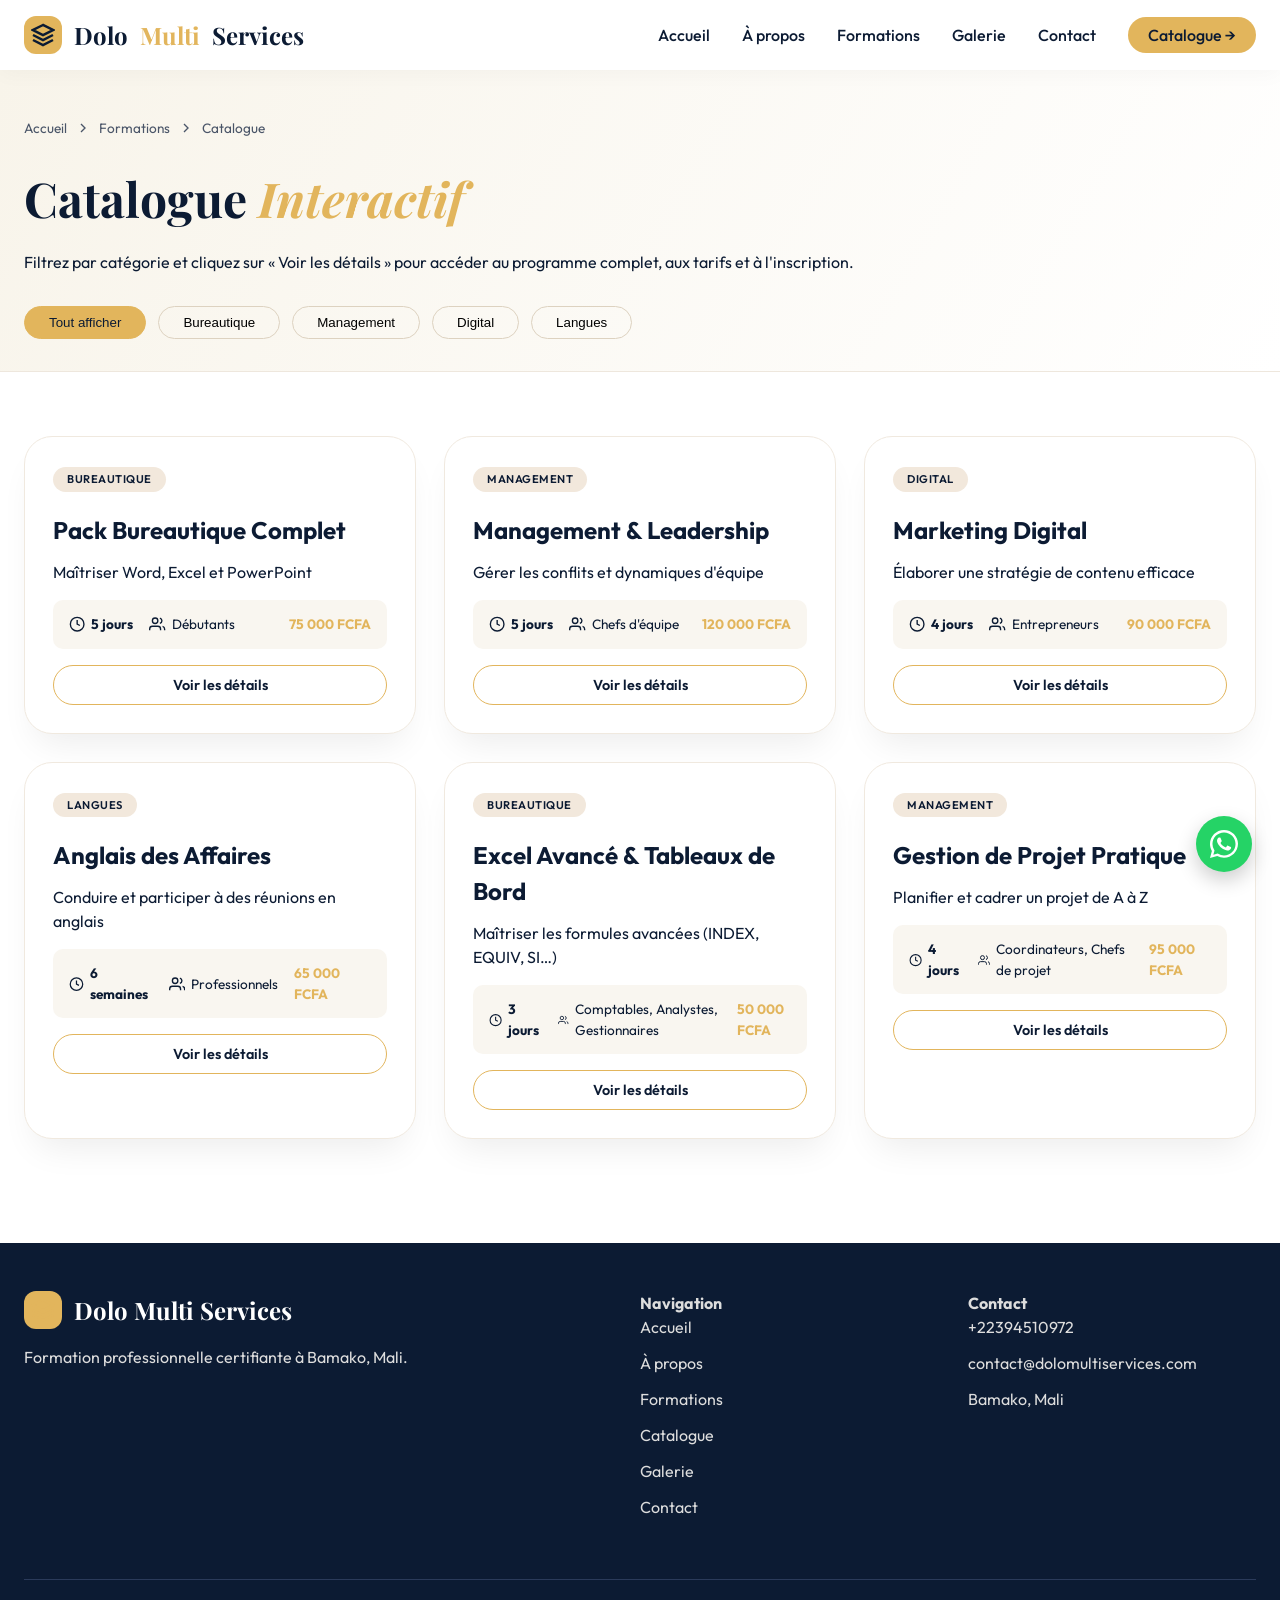
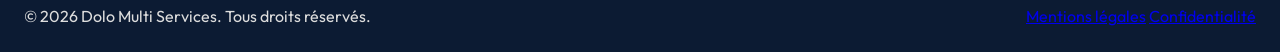
<file: catalogue.html>
<!DOCTYPE html>
<html lang="fr">
<head>
  <meta charset="UTF-8">
  <meta name="viewport" content="width=device-width, initial-scale=1.0">
  <title>Catalogue Formations | Dolo Multi Services</title>
  <link rel="preconnect" href="https://fonts.googleapis.com">
  <link rel="preconnect" href="https://fonts.gstatic.com" crossorigin>
  <link href="https://fonts.googleapis.com/css2?family=Playfair+Display:ital,wght@0,600;0,700;1,600&family=Outfit:wght@400;500;600;700&display=swap" rel="stylesheet">
  <style>
    /* ---------- STYLE CSS ---------- */
    :root {
      --dark: #0C1B33;
      --gold: #E2B55C;
      --cream: #F9F6F0;
      --text-light: #4A5568;
      --white: #FFFFFF;
      --shadow: 0 20px 35px -12px rgba(0,0,0,0.08);
      --transition: all 0.25s ease;
    }
    * {
      margin: 0;
      padding: 0;
      box-sizing: border-box;
    }
    body {
      font-family: 'Outfit', sans-serif;
      background-color: var(--white);
      color: var(--dark);
      line-height: 1.5;
    }
    .container {
      max-width: 1280px;
      margin: 0 auto;
      padding: 0 24px;
    }
    /* Header */
    .header {
      background: var(--white);
      box-shadow: 0 4px 20px rgba(0,0,0,0.03);
      position: sticky;
      top: 0;
      z-index: 100;
      backdrop-filter: blur(8px);
      background: rgba(255,255,255,0.96);
    }
    .header-flex {
      display: flex;
      justify-content: space-between;
      align-items: center;
      padding: 16px 24px;
    }
    .logo {
      display: flex;
      align-items: center;
      gap: 12px;
      font-family: 'Playfair Display', serif;
      font-weight: 700;
      font-size: 1.5rem;
      text-decoration: none;
      color: var(--dark);
    }
    .logo-icon {
      background: var(--gold);
      color: var(--dark);
      width: 38px;
      height: 38px;
      border-radius: 12px;
      display: inline-flex;
      align-items: center;
      justify-content: center;
    }
    .logo-icon svg {
      width: 24px;
      height: 24px;
    }
    .logo span:last-child {
      color: var(--gold);
    }
    .nav-list {
      display: flex;
      gap: 32px;
      list-style: none;
      align-items: center;
    }
    .nav-list a {
      text-decoration: none;
      font-weight: 500;
      color: var(--dark);
      transition: var(--transition);
    }
    .nav-list a:hover, .nav-cta {
      color: var(--gold);
    }
    .nav-cta {
      background: var(--gold);
      color: var(--dark) !important;
      padding: 8px 20px;
      border-radius: 40px;
      font-weight: 600;
    }
    .nav-toggle {
      display: none;
      background: none;
      border: none;
      cursor: pointer;
    }
    @media (max-width: 768px) {
      .nav-list {
        position: fixed;
        top: 70px;
        left: -100%;
        flex-direction: column;
        background: white;
        width: 100%;
        padding: 32px;
        transition: 0.3s;
        box-shadow: 0 20px 30px rgba(0,0,0,0.1);
      }
      .nav-list.active {
        left: 0;
      }
      .nav-toggle {
        display: block;
      }
    }
    /* Hero */
    .page-hero {
      background: linear-gradient(120deg, #F8F4EA 0%, #FFFFFF 100%);
      padding: 48px 0 32px;
      border-bottom: 1px solid #EEE7DD;
    }
    .page-breadcrumb {
      display: flex;
      align-items: center;
      gap: 8px;
      font-size: 0.85rem;
      margin-bottom: 24px;
      color: var(--text-light);
    }
    .page-breadcrumb a {
      text-decoration: none;
      color: var(--text-light);
    }
    .page-breadcrumb svg {
      width: 16px;
      height: 16px;
    }
    h1 {
      font-family: 'Playfair Display', serif;
      font-size: 3rem;
      font-weight: 700;
      margin-bottom: 16px;
    }
    .filters {
      display: flex;
      flex-wrap: wrap;
      gap: 12px;
      margin-top: 32px;
    }
    .filter-btn {
      background: transparent;
      border: 1px solid #DDD2C0;
      padding: 8px 24px;
      border-radius: 40px;
      font-weight: 500;
      cursor: pointer;
      transition: var(--transition);
    }
    .filter-btn.active, .filter-btn:hover {
      background: var(--gold);
      border-color: var(--gold);
      color: var(--dark);
    }
    .section {
      padding: 64px 0;
    }
    .grid-3 {
      display: grid;
      grid-template-columns: repeat(auto-fill, minmax(330px, 1fr));
      gap: 28px;
    }
    .card {
      background: var(--white);
      border-radius: 28px;
      padding: 28px;
      box-shadow: var(--shadow);
      transition: transform 0.2s, box-shadow 0.2s;
      border: 1px solid #F0E9DF;
    }
    .card:hover {
      transform: translateY(-6px);
      box-shadow: 0 25px 40px -12px rgba(0,0,0,0.12);
    }
    .card-tag {
      display: inline-block;
      background: #F2E8DC;
      padding: 4px 14px;
      border-radius: 30px;
      font-size: 0.7rem;
      font-weight: 600;
      text-transform: uppercase;
      letter-spacing: 0.5px;
      margin-bottom: 20px;
    }
    .card h3 {
      font-size: 1.5rem;
      margin-bottom: 12px;
    }
    .btn {
      display: inline-flex;
      align-items: center;
      justify-content: center;
      gap: 8px;
      padding: 12px 24px;
      border-radius: 40px;
      font-weight: 600;
      text-decoration: none;
      transition: var(--transition);
      border: none;
      cursor: pointer;
      font-family: inherit;
    }
    .btn-outline {
      background: transparent;
      border: 1.5px solid var(--gold);
      color: var(--dark);
    }
    .btn-sm {
      padding: 10px 18px;
      font-size: 0.9rem;
    }
    .btn-whatsapp {
      background: #25D366;
      color: white;
      gap: 12px;
    }
    .modal {
      display: none;
      position: fixed;
      top: 0;
      left: 0;
      width: 100%;
      height: 100%;
      background: rgba(0,0,0,0.7);
      align-items: center;
      justify-content: center;
      z-index: 1000;
    }
    .modal-content {
      background: white;
      max-width: 550px;
      width: 90%;
      border-radius: 32px;
      padding: 32px;
      position: relative;
      max-height: 85vh;
      overflow-y: auto;
    }
    .close-modal {
      position: absolute;
      right: 20px;
      top: 20px;
      font-size: 28px;
      background: none;
      border: none;
      cursor: pointer;
    }
    .modal-actions {
      display: flex;
      gap: 16px;
      margin-top: 32px;
      flex-wrap: wrap;
    }
    .footer {
      background: var(--dark);
      color: #DDD;
      padding: 48px 0 24px;
      margin-top: 40px;
    }
    .footer-grid {
      display: grid;
      grid-template-columns: 2fr 1fr 1fr;
      gap: 40px;
    }
    .footer-brand .logo {
      color: white;
      margin-bottom: 16px;
    }
    .footer-links-list {
      list-style: none;
    }
    .footer-links-list li {
      margin-bottom: 12px;
    }
    .footer-links-list a {
      color: #DDD;
      text-decoration: none;
    }
    .footer-bottom {
      border-top: 1px solid #2a3a5a;
      margin-top: 48px;
      padding-top: 24px;
      display: flex;
      justify-content: space-between;
      flex-wrap: wrap;
    }
    .whatsapp-float {
      position: fixed;
      bottom: 28px;
      right: 28px;
      background: #25D366;
      padding: 14px;
      border-radius: 60px;
      color: white;
      box-shadow: 0 8px 20px rgba(0,0,0,0.2);
      z-index: 99;
    }
    .whatsapp-float svg {
      width: 28px;
      height: 28px;
    }
    .icon {
      width: 1.2em;
      height: 1.2em;
      vertical-align: middle;
    }
    .info-badge svg {
      width: 1.1em;
      height: 1.1em;
      margin-right: 6px;
      vertical-align: middle;
    }
    @keyframes fadeUp {
      from { opacity: 0; transform: translateY(20px); }
      to { opacity: 1; transform: translateY(0); }
    }
    .card {
      animation: fadeUp 0.4s ease forwards;
      opacity: 0;
    }
  </style>
</head>
<body>

  <header class="header">
    <div class="container header-flex">
      <a href="index.html" class="logo">
        <span class="logo-icon">
          <svg viewBox="0 0 24 24" fill="none" stroke="currentColor" stroke-width="2.5"><path d="M12 2L2 7l10 5 10-5-10-5z"/><path d="M2 17l10 5 10-5"/><path d="M2 12l10 5 10-5"/></svg>
        </span>
        Dolo <span>Multi</span> Services
      </a>
      <nav class="nav" aria-label="Navigation principale">
        <ul class="nav-list">
          <li><a href="index.html">Accueil</a></li>
          <li><a href="a-propos.html">À propos</a></li>
          <li><a href="formations.html">Formations</a></li>
          <li><a href="galerie.html">Galerie</a></li>
          <li><a href="contact.html">Contact</a></li>
          <li><a href="catalogue.html" class="nav-cta" aria-current="page">Catalogue →</a></li>
        </ul>
        <button class="nav-toggle" aria-label="Ouvrir le menu" aria-expanded="false">
          <svg class="icon" viewBox="0 0 24 24" fill="none" stroke="currentColor" stroke-width="2.5"><line x1="3" y1="6" x2="21" y2="6"/><line x1="3" y1="12" x2="21" y2="12"/><line x1="3" y1="18" x2="21" y2="18"/></svg>
        </button>
      </nav>
    </div>
  </header>

  <main>
    <section class="page-hero">
      <div class="container">
        <div class="page-breadcrumb">
          <a href="index.html">Accueil</a>
          <svg viewBox="0 0 24 24" fill="none" stroke="currentColor" stroke-width="2"><path d="M9 18l6-6-6-6"/></svg>
          <a href="formations.html">Formations</a>
          <svg viewBox="0 0 24 24" fill="none" stroke="currentColor" stroke-width="2"><path d="M9 18l6-6-6-6"/></svg>
          Catalogue
        </div>
        <h1>Catalogue <em style="font-style:italic;color:#E2B55C">Interactif</em></h1>
        <p>Filtrez par catégorie et cliquez sur « Voir les détails » pour accéder au programme complet, aux tarifs et à l'inscription.</p>

        <div class="filters">
          <button class="filter-btn active" data-filter="all">Tout afficher</button>
          <button class="filter-btn" data-filter="bureautique">Bureautique</button>
          <button class="filter-btn" data-filter="management">Management</button>
          <button class="filter-btn" data-filter="digital">Digital</button>
          <button class="filter-btn" data-filter="langues">Langues</button>
        </div>
      </div>
    </section>

    <section class="section">
      <div class="container">
        <div class="grid grid-3" id="catalog-grid" style="gap:28px">
          <!-- Cards inserted by JS -->
        </div>
        <p id="empty-msg" style="display:none;text-align:center;color:var(--text-light);padding:48px 0;font-size:1.05rem">Aucune formation dans cette catégorie pour le moment.</p>
      </div>
    </section>

    <!-- MODAL -->
    <div id="modal" class="modal" role="dialog" aria-modal="true" aria-labelledby="modal-title">
      <div class="modal-content">
        <button class="close-modal" aria-label="Fermer">&times;</button>
        <div id="modal-body"></div>
        <div class="modal-actions">
          <a href="#" id="modal-cta" class="btn btn-whatsapp" target="_blank" rel="noopener">
            <svg class="icon" viewBox="0 0 24 24" fill="currentColor"><path d="M17.472 14.382c-.297-.149-1.758-.867-2.03-.967-.273-.099-.471-.148-.67.15-.197.297-.767.966-.94 1.164-.173.199-.347.223-.644.075-.297-.15-1.255-.463-2.39-1.475-.883-.788-1.48-1.761-1.653-2.059-.173-.297-.018-.458.13-.606.134-.133.298-.347.446-.52.149-.174.198-.298.298-.497.099-.198.05-.371-.025-.52-.075-.149-.669-1.612-.916-2.207-.242-.579-.487-.5-.669-.51-.173-.008-.371-.01-.57-.01-.198 0-.52.074-.792.372-.272.297-1.04 1.016-1.04 2.479 0 1.462 1.065 2.875 1.213 3.074.149.198 2.096 3.2 5.077 4.487.709.306 1.262.489 1.694.625.712.227 1.36.195 1.871.118.571-.085 1.758-.719 2.006-1.413.248-.694.248-1.289.173-1.413-.074-.124-.272-.198-.57-.347z"/><path d="M11.999 0C5.373 0 .001 5.372.001 11.999c0 2.117.554 4.17 1.606 5.974L.012 24l6.179-1.621a11.956 11.956 0 0 0 5.808 1.499h.001C18.625 23.878 24 18.506 24 11.879 24 5.374 18.626.001 12 .001zm0 21.808a9.873 9.873 0 0 1-5.03-1.374l-.361-.214-3.741.981.998-3.648-.235-.374A9.855 9.855 0 0 1 2.124 12C2.124 6.523 6.523 2.124 12 2.124c5.479 0 9.878 4.399 9.878 9.878 0 5.476-4.399 9.806-9.879 9.806z"/></svg>
            S'inscrire via WhatsApp
          </a>
          <button class="btn btn-outline" onclick="closeModal()">Fermer</button>
        </div>
      </div>
    </div>
  </main>

  <footer class="footer">
    <div class="container">
      <div class="footer-grid">
        <div class="footer-brand">
          <a href="index.html" class="logo">
            <span class="logo-icon"><svg viewBox="0 0 24 24" fill="none" stroke="currentColor" stroke-width="2.5"><path d="M12 2L2 7l10 5 10-5-10-5z"/><path d="M2 17l10 5 10-5"/><path d="M2 12l10 5 10-5"/></svg></span>
            Dolo Multi Services
          </a>
          <p>Formation professionnelle certifiante à Bamako, Mali.</p>
        </div>
        <div class="footer-col">
          <h4>Navigation</h4>
          <ul class="footer-links-list">
            <li><a href="index.html">Accueil</a></li>
            <li><a href="a-propos.html">À propos</a></li>
            <li><a href="formations.html">Formations</a></li>
            <li><a href="catalogue.html">Catalogue</a></li>
            <li><a href="galerie.html">Galerie</a></li>
            <li><a href="contact.html">Contact</a></li>
          </ul>
        </div>
        <div class="footer-col">
          <h4>Contact</h4>
          <ul class="footer-links-list">
            <li><a href="tel:+22394510972">+22394510972</a></li>
            <li><a href="mailto:contact@dolomultiservices.com">contact@dolomultiservices.com</a></li>
            <li>Bamako, Mali</li>
          </ul>
        </div>
      </div>
      <div class="footer-bottom">
        <p>&copy; 2026 Dolo Multi Services. Tous droits réservés.</p>
        <div class="footer-legal">
          <a href="mentions-legales.html">Mentions légales</a>
          <a href="confidentialite.html">Confidentialité</a>
        </div>
      </div>
    </div>
  </footer>

  <a href="https://wa.me/223XXXXXXXX" class="whatsapp-float" target="_blank" rel="noopener" aria-label="WhatsApp">
    <svg class="icon" viewBox="0 0 24 24" fill="currentColor"><path d="M17.472 14.382c-.297-.149-1.758-.867-2.03-.967-.273-.099-.471-.148-.67.15-.197.297-.767.966-.94 1.164-.173.199-.347.223-.644.075-.297-.15-1.255-.463-2.39-1.475-.883-.788-1.48-1.761-1.653-2.059-.173-.297-.018-.458.13-.606.134-.133.298-.347.446-.52.149-.174.198-.298.298-.497.099-.198.05-.371-.025-.52-.075-.149-.669-1.612-.916-2.207-.242-.579-.487-.5-.669-.51-.173-.008-.371-.01-.57-.01-.198 0-.52.074-.792.372-.272.297-1.04 1.016-1.04 2.479 0 1.462 1.065 2.875 1.213 3.074.149.198 2.096 3.2 5.077 4.487.709.306 1.262.489 1.694.625.712.227 1.36.195 1.871.118.571-.085 1.758-.719 2.006-1.413.248-.694.248-1.289.173-1.413-.074-.124-.272-.198-.57-.347z"/><path d="M11.999 0C5.373 0 .001 5.372.001 11.999c0 2.117.554 4.17 1.606 5.974L.012 24l6.179-1.621a11.956 11.956 0 0 0 5.808 1.499h.001C18.625 23.878 24 18.506 24 11.879 24 5.374 18.626.001 12 .001zm0 21.808a9.873 9.873 0 0 1-5.03-1.374l-.361-.214-3.741.981.998-3.648-.235-.374A9.855 9.855 0 0 1 2.124 12C2.124 6.523 6.523 2.124 12 2.124c5.479 0 9.878 4.399 9.878 9.878 0 5.476-4.399 9.806-9.879 9.806z"/></svg>
  </a>

  <script>
    // DONNÉES FORMATIONS 
    window.formationsData = [
      {
        id: 1, category: 'bureautique',
        title: 'Pack Bureautique Complet',
        public: 'Débutants & Cadres',
        duration: '5 jours',
        tarif: '75 000 FCFA',
        objectifs: [
          'Maîtriser Word, Excel et PowerPoint',
          'Automatiser les tâches répétitives avec des macros',
          'Collaborer efficacement avec les outils cloud',
          'Produire des documents professionnels soignés'
        ],
        whatsappMsg: "Bonjour, je souhaite m'inscrire au Pack Bureautique Complet. Pouvez-vous me communiquer les prochaines dates disponibles ?"
      },
      {
        id: 2, category: 'management',
        title: 'Management & Leadership',
        public: "Chefs d'équipe & Managers",
        duration: '5 jours',
        tarif: '120 000 FCFA',
        objectifs: [
          'Gérer les conflits et dynamiques d\'équipe',
          'Motiver, déléguer et responsabiliser',
          'Piloter la performance et les objectifs',
          'Maîtriser la communication managériale'
        ],
        whatsappMsg: "Bonjour, je suis intéressé(e) par la formation Management & Leadership. Merci de me donner plus d'informations."
      },
      {
        id: 3, category: 'digital',
        title: 'Marketing Digital',
        public: 'Entrepreneurs & Chargés de communication',
        duration: '4 jours',
        tarif: '90 000 FCFA',
        objectifs: [
          'Élaborer une stratégie de contenu efficace',
          'Créer des campagnes publicitaires Meta & Google',
          'Analyser les performances avec les outils analytics',
          'Développer sa communauté en ligne'
        ],
        whatsappMsg: "Bonjour, je souhaite des informations sur la formation Marketing Digital."
      },
      {
        id: 4, category: 'langues',
        title: 'Anglais des Affaires',
        public: 'Professionnels',
        duration: '6 semaines',
        tarif: '65 000 FCFA',
        objectifs: [
          'Conduire et participer à des réunions en anglais',
          'Rédiger des emails et rapports professionnels',
          'Maîtriser la négociation commerciale en anglais',
          'Renforcer la confiance à l\'oral en contexte professionnel'
        ],
        whatsappMsg: "Bonjour, je voudrais m'inscrire à la formation Anglais des Affaires."
      },
      {
        id: 5, category: 'bureautique',
        title: 'Excel Avancé & Tableaux de Bord',
        public: 'Comptables, Analystes, Gestionnaires',
        duration: '3 jours',
        tarif: '50 000 FCFA',
        objectifs: [
          'Maîtriser les formules avancées (INDEX, EQUIV, SI…)',
          'Créer des tableaux croisés dynamiques puissants',
          'Concevoir des tableaux de bord visuels',
          'Automatiser les rapports avec des macros simples'
        ],
        whatsappMsg: "Bonjour, je suis intéressé(e) par la formation Excel Avancé & Tableaux de Bord."
      },
      {
        id: 6, category: 'management',
        title: 'Gestion de Projet Pratique',
        public: 'Coordinateurs, Chefs de projet',
        duration: '4 jours',
        tarif: '95 000 FCFA',
        objectifs: [
          'Planifier et cadrer un projet de A à Z',
          'Gérer les risques, délais et budgets',
          'Animer une équipe projet multiculturelle',
          'Utiliser les outils de suivi (Gantt, Trello, etc.)'
        ],
        whatsappMsg: "Bonjour, je voudrais des informations sur la formation Gestion de Projet Pratique."
      }
    ];

    // SVG 
    const clockSvg = '<svg class="icon" viewBox="0 0 24 24" width="1.1em" height="1.1em" fill="none" stroke="currentColor" stroke-width="2" aria-hidden="true"><circle cx="12" cy="12" r="10"/><polyline points="12 6 12 12 16 14"/></svg>';
    const peopleSvg = '<svg class="icon" viewBox="0 0 24 24" width="1.1em" height="1.1em" fill="none" stroke="currentColor" stroke-width="2" aria-hidden="true"><path d="M17 21v-2a4 4 0 0 0-4-4H5a4 4 0 0 0-4 4v2"/><circle cx="9" cy="7" r="4"/><path d="M23 21v-2a4 4 0 0 0-3-3.87"/><path d="M16 3.13a4 4 0 0 1 0 7.75"/></svg>';

    // Render catalogue
    function renderCatalog(filter) {
      const grid = document.getElementById('catalog-grid');
      const emptyMsg = document.getElementById('empty-msg');
      const filtered = filter === 'all' ? window.formationsData : window.formationsData.filter(f => f.category === filter);

      grid.innerHTML = '';
      if (filtered.length === 0) {
        emptyMsg.style.display = 'block';
        return;
      }
      emptyMsg.style.display = 'none';

      filtered.forEach((f, i) => {
        const card = document.createElement('article');
        card.className = 'card';
        card.style.cssText = `animation-delay:${i * 0.08}s`;
        card.innerHTML = `
          <span class="card-tag">${f.category.charAt(0).toUpperCase() + f.category.slice(1)}</span>
          <h3>${f.title}</h3>
          <p>${f.objectifs[0]}</p>
          <div style="display:flex;align-items:center;gap:16px;margin:16px 0;padding:14px 16px;background:var(--cream);border-radius:10px;font-size:0.85rem">
            <span style="display:inline-flex;align-items:center;gap:6px;">${clockSvg} <strong>${f.duration}</strong></span>
            <span style="display:inline-flex;align-items:center;gap:6px;">${peopleSvg} ${f.public.split('&')[0].trim()}</span>
            <span style="margin-left:auto;font-weight:700;color:var(--gold)">${f.tarif}</span>
          </div>
          <button class="btn btn-outline btn-sm" style="width:100%;justify-content:center" onclick="openModal(${f.id})">
            Voir les détails
          </button>
        `;
        grid.appendChild(card);
      });
      // déclenchement animation
      document.dispatchEvent(new Event('animationTrigger'));
    }

    // Fonctions du modal (ajoutées pour que l'interactivité soit complète, sans altérer les emojis)
    function openModal(id) {
      const formation = window.formationsData.find(f => f.id === id);
      if (!formation) return;
      const modal = document.getElementById('modal');
      const modalBody = document.getElementById('modal-body');
      const modalCta = document.getElementById('modal-cta');
      
      // Construction du contenu avec SVG pour les détails également (pas d'emoji)
      const objectivesList = formation.objectifs.map(obj => `<li>${obj}</li>`).join('');
      modalBody.innerHTML = `
        <h2 id="modal-title" style="font-family:'Playfair Display'; margin-bottom:12px;">${formation.title}</h2>
        <div style="background:#F9F6F0; padding:16px; border-radius:20px; margin:20px 0;">
          <div style="display:flex; flex-wrap:wrap; gap:20px; justify-content:space-between;">
            <span style="display:inline-flex;align-items:center;gap:6px;">${clockSvg} <strong>Durée :</strong> ${formation.duration}</span>
            <span style="display:inline-flex;align-items:center;gap:6px;">${peopleSvg} <strong>Public :</strong> ${formation.public}</span>
            <span><strong>Tarif :</strong> ${formation.tarif}</span>
          </div>
        </div>
        <h3 style="margin-top:8px;">📌 Objectifs pédagogiques</h3>
        <ul style="margin:16px 0 0 24px; display:flex; flex-direction:column; gap:8px;">
          ${objectivesList}
        </ul>
      `;
      const waMsg = encodeURIComponent(formation.whatsappMsg);
      modalCta.href = `https://wa.me/22394510972?text=${waMsg}`;
      modal.style.display = 'flex';
    }

    function closeModal() {
      const modal = document.getElementById('modal');
      modal.style.display = 'none';
    }

    // Gestion des filtres
    document.querySelectorAll('.filter-btn').forEach(btn => {
      btn.addEventListener('click', function() {
        document.querySelectorAll('.filter-btn').forEach(b => b.classList.remove('active'));
        this.classList.add('active');
        renderCatalog(this.dataset.filter);
      });
    });

    // Fermeture modale au clic sur overlay ou croix
    window.closeModal = closeModal;
    window.openModal = openModal;
    document.querySelector('.close-modal').addEventListener('click', closeModal);
    window.addEventListener('click', (e) => {
      const modal = document.getElementById('modal');
      if (e.target === modal) closeModal();
    });

    // Initialisation
    renderCatalog('all');

    // Mobile nav toggle (optionnel mais gardé)
    const navToggle = document.querySelector('.nav-toggle');
    const navList = document.querySelector('.nav-list');
    if (navToggle) {
      navToggle.addEventListener('click', () => {
        navList.classList.toggle('active');
        const expanded = navList.classList.contains('active');
        navToggle.setAttribute('aria-expanded', expanded);
      });
    }
  </script>
</body>
</html>
</file>
